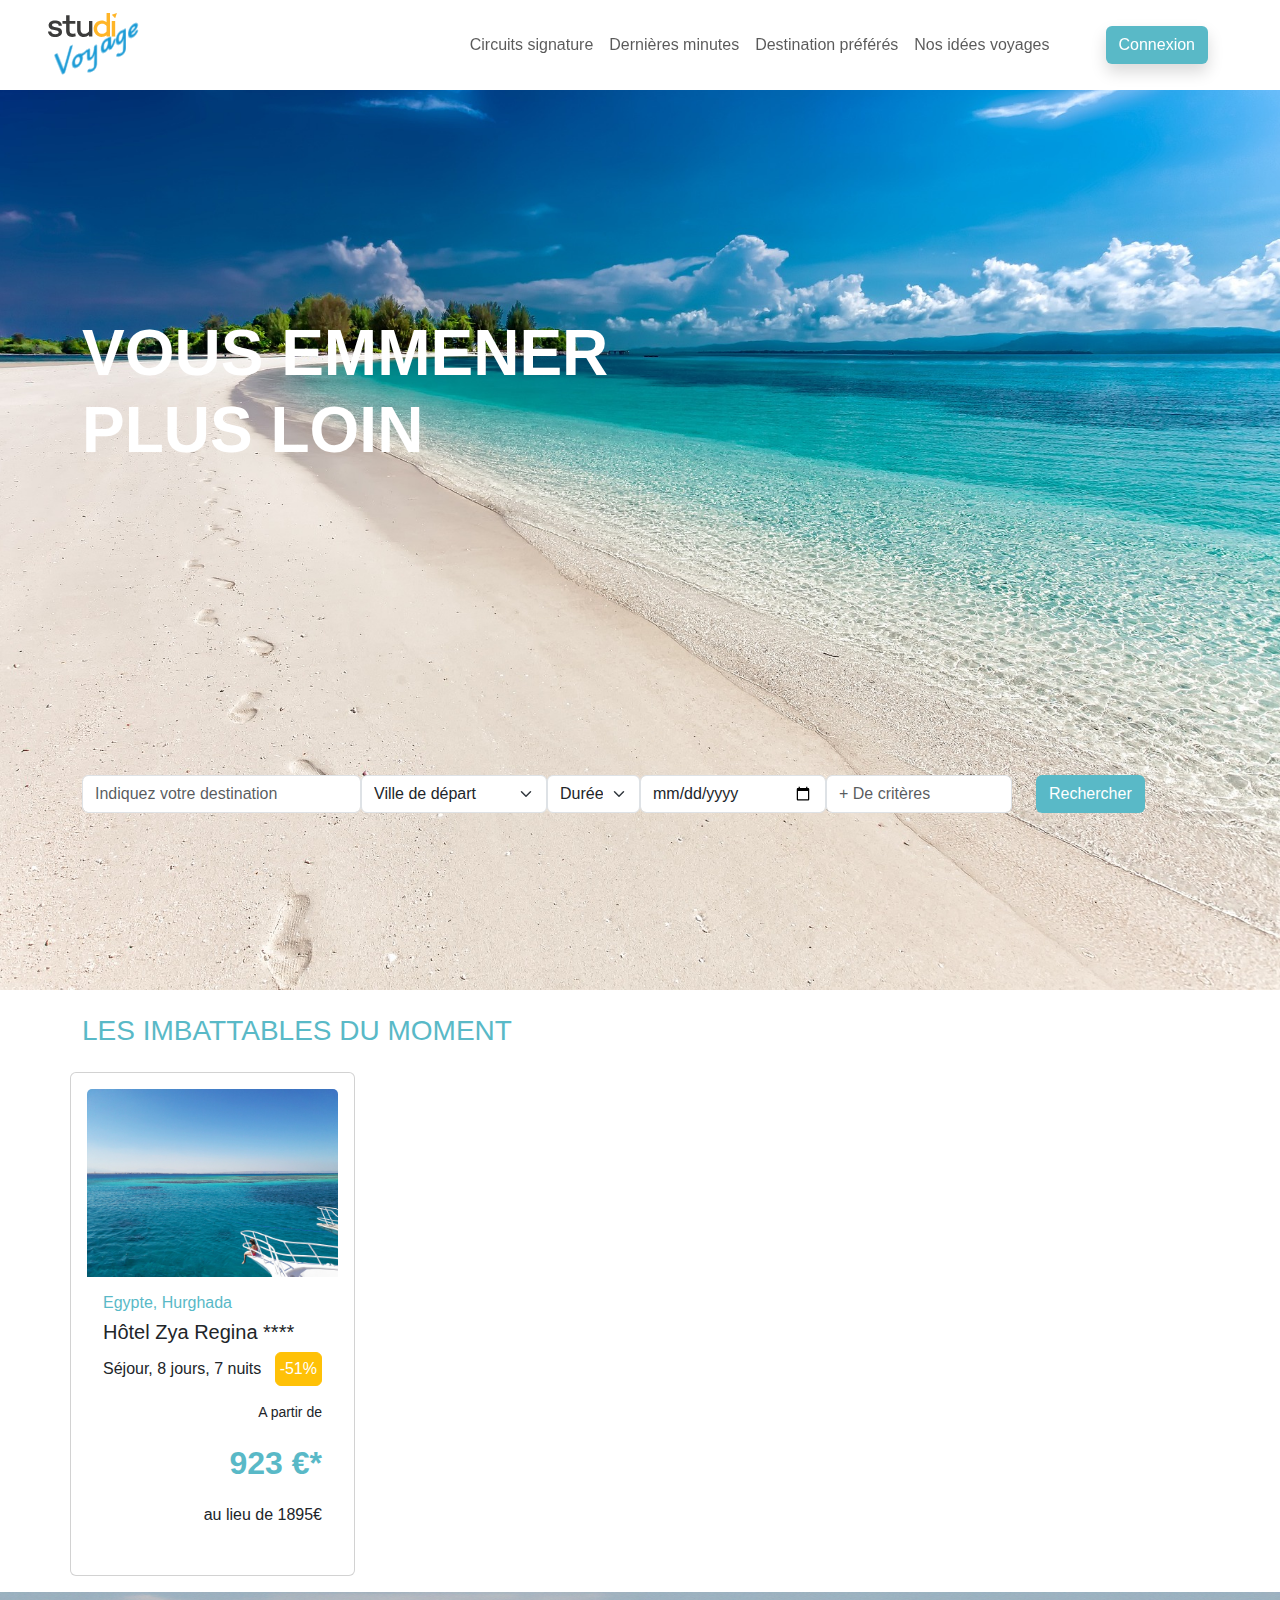
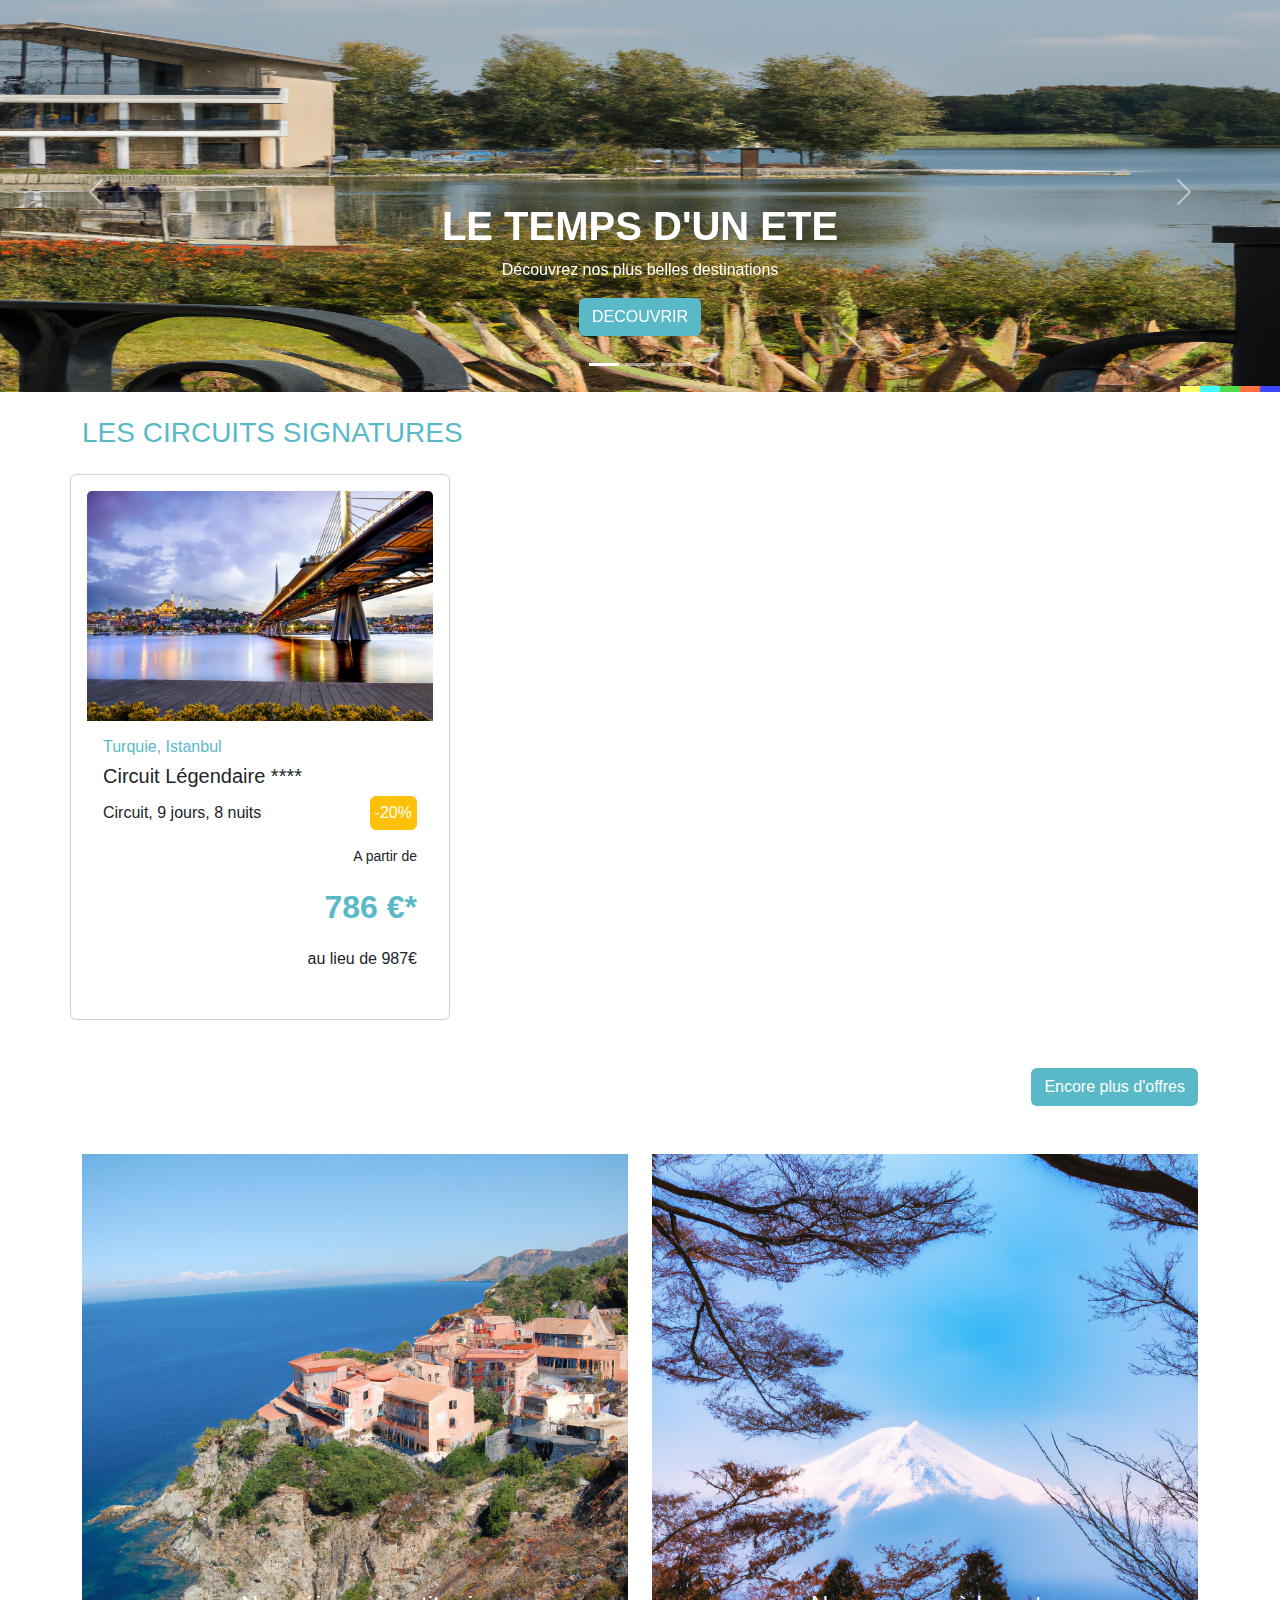
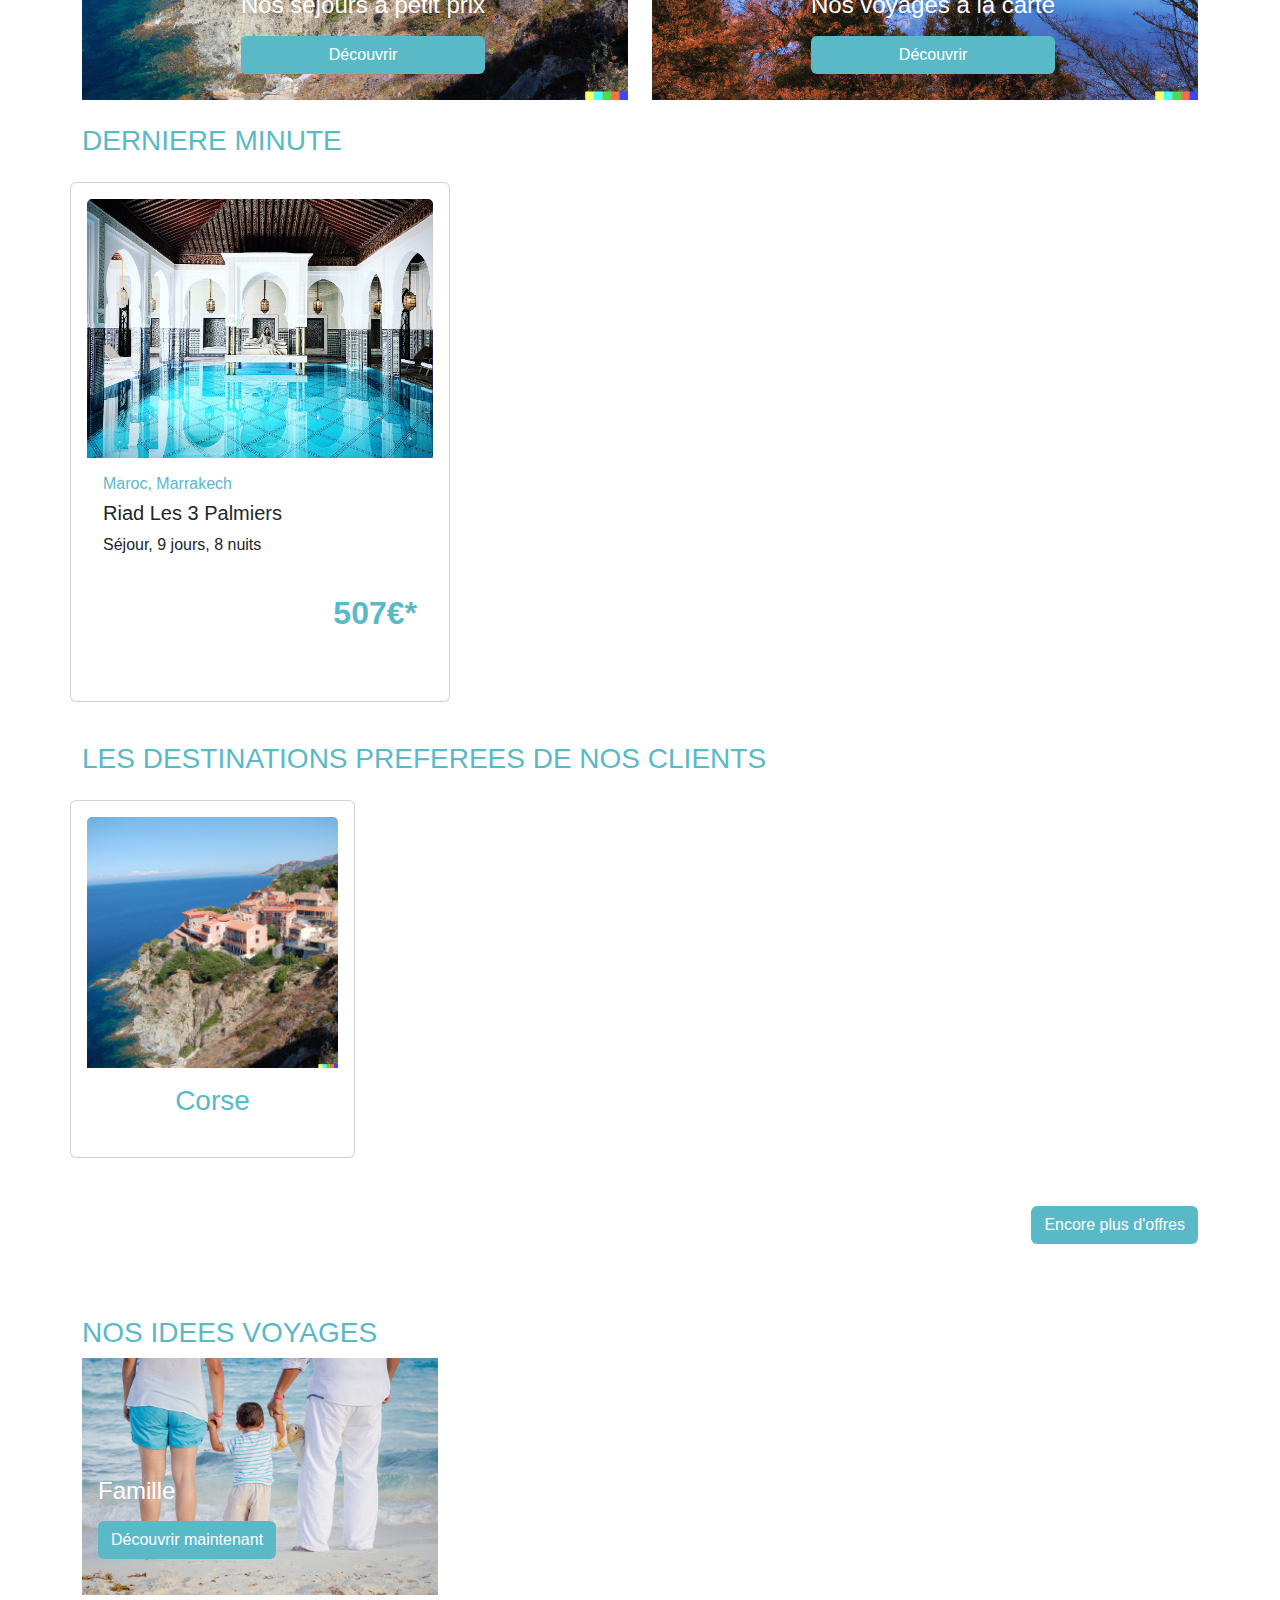
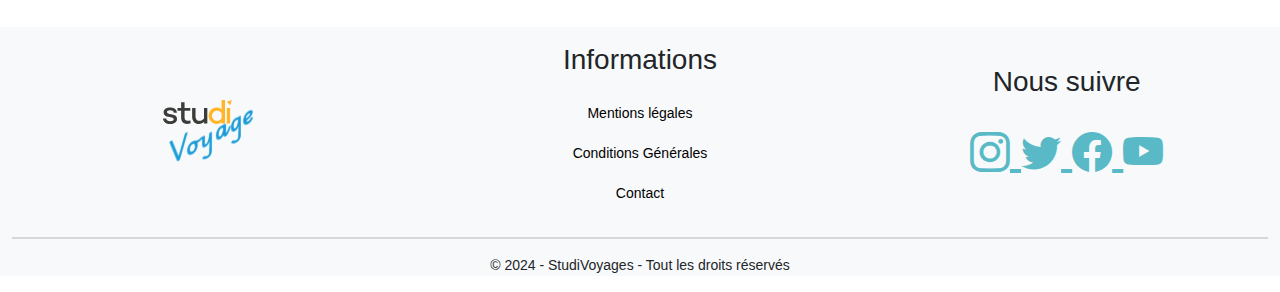
<file: index.html>
<!DOCTYPE html>
<html lang="fr">

<head>
    <meta charset="UTF-8">
    <meta name="viewport" content="width=device-width, initial-scale=1.0">
    <link href="https://cdn.jsdelivr.net/npm/bootstrap@5.3.3/dist/css/bootstrap.min.css" rel="stylesheet"
        integrity="sha384-QWTKZyjpPEjISv5WaRU9OFeRpok6YctnYmDr5pNlyT2bRjXh0JMhjY6hW+ALEwIH" crossorigin="anonymous">
    <link rel="stylesheet" href="https://cdn.jsdelivr.net/npm/bootstrap-icons@1.11.3/font/bootstrap-icons.min.css">
    <link rel="stylesheet" href="assets/css/style.css">
    <title>Accueil Studi Voyages</title>
</head>

<body>

    <header class="sticky-top bg-transparent">

        <!-- Navbar Sticky-top -->
        <nav class="navbar navbar-light navbar-expand-lg ps-5">
            <a href="index.html" class="navbar-brand">
                <img src="assets/images/Logo studi voyage.png" alt="Logo Studi Voyages">
            </a>
            <button type="button" data-bs-toggle="collapse" data-bs-target="#navbarNav" aria-controls="navbarNav"
                aria-expanded="false" aria-label="Toggle navigation" class="navbar-toggler me-5"><span
                    class="navbar-toggler-icon"></span></button>
            <div id="navbarNav" class="collapse navbar-collapse justify-content-end pe-5">
                <ul class="navbar-nav px-4">
                    <li class="nav-item"><a href="#circuits" class="nav-link">Circuits signature</a></li>
                    <li class="nav-item"><a href="#minutes" class="nav-link">Dernières minutes</a></li>
                    <li class="nav-item"><a href="#prefere" class="nav-link">Destination préférés</a></li>
                    <li class="nav-item"><a href="#idee" class="nav-link">Nos idées voyages</a></li>
                </ul>
                <div class="navbar-text px-4">
                    <a href="connexion.html" class="btn bg-perso text-white shadow">Connexion</a>
                </div>
            </div>
        </nav>

    </header>

    <main>

        <!-- Landing Page / Hero Desktop -->
        <section class="bg-hero vh-100 p-5">
            <div class="container h-100 d-flex flex-column justify-content-around">

                <h1 class="text-white display-3 fw-semibold my-5 w-50">VOUS EMMENER<br> PLUS LOIN</h1>
                <form action="">
                    <div class="row d-block d-flex g-0 gy-2">
                        <div class="col-sm-12 col-md-4 col-lg-3">
                            <input class="form-control" type="text" placeholder="Indiquez votre destination">
                        </div>
                        <div class="col-sm-12 col-lg-2">
                            <select class="form-select" name="ville" id="ville">
                                <option value="depart">Ville de départ</option>
                                <option value="paris">Paris</option>
                                <option value="nice">Nice</option>
                                <option value="marseille">Marseille</option>
                                <option value="lyon">Lyon</option>
                                <option value="toulouse">Toulouse</option>
                                <option value="sansTransport">Sans Transport</option>
                            </select>
                        </div>
                        <div class="col-sm-12 col-lg-1">
                            <select class="form-select" name="duree" id="duree">
                                <option value="none">Durée</option>
                                <option value="2">1 à 2 nuits</option>
                                <option value="6">3 à 6 nuits</option>
                                <option value="7">1 semaine</option>
                                <option value="8">Plus d'une semaine</option>
                            </select>
                        </div>
                        <div class="col-sm-12 col-lg-2">
                            <input class="form-control" type="date" placeholder="Date de départ">
                        </div>
                        <div class="col-sm-12 col-lg-2">
                            <input class="form-control" type="text" placeholder="+ De critères">
                        </div>
                        <div class="col-sm-12 col-lg-1 ms-lg-4">
                            <button class="btn bg-perso text-white" type="submit">Rechercher</button>
                        </div>
                    </div>
                </form>
            </div>
        </section>

        <!-- Section Les imbattables-->
        <section class="container">
            <div class="row">
                <h3 class="color-perso mt-4">LES IMBATTABLES DU MOMENT</h3>
                <div class="card col-sm-12 col-md-6 col-lg-3 p-3 mt-3 mb-3">
                    <img src="assets/images/egypte.jpg" class="card-img-top" alt="...">

                    <a class="card-body text-decoration-none d-flex flex-column" href="">
                        <h5 class="h6 card-title color-perso">Egypte, Hurghada</h5>
                        <h6 class="h5">Hôtel Zya Regina ****</h6>
                        <div class="d-flex justify-content-between">
                            <p class="fw-lighter card-text align-self-center">Séjour, 8 jours, 7 nuits </p>
                            <p class="btn btn-warning text-white p-1">-51%</p>
                        </div>
                        <div class="align-self-end m-0 p-O d-flex flex-column">
                            <p class="small align-self-end">A partir de</p>
                            <p class=" fs-2 color-perso fw-semibold align-self-end">923 €*</p>
                            <p class="align-self-end">au lieu de 1895€</p>
                        </div>

                    </a>
                </div>
            </div>

        </section>

        <!-- Section Caroussel -->

        <section class="container-fluid p-0">
            <div id="carouselExampleCaptions" class="carousel slide" data-bs-ride="carousel">
                <div class="carousel-indicators">
                    <button type="button" data-bs-target="#carouselExampleCaptions" data-bs-slide-to="0" class="active"
                        aria-current="true" aria-label="Slide 1"></button>
                    <button type="button" data-bs-target="#carouselExampleCaptions" data-bs-slide-to="1"
                        aria-label="Slide 2"></button>
                    <button type="button" data-bs-target="#carouselExampleCaptions" data-bs-slide-to="2"
                        aria-label="Slide 3"></button>
                </div>
                <div class="carousel-inner">
                    <div class="carousel-item active">
                        <img src="assets/images/caroussel/firstSlide.png" class="d-block w-100 img-carousel" alt="...">
                        <div class="carousel-caption d-none d-md-block">
                            <h5 class="h1 fw-semibold">LE TEMPS D'UN ETE</h5>
                            <p>Découvrez nos plus belles destinations</p>
                            <p class="btn bg-perso text-white">DECOUVRIR</p>
                        </div>
                    </div>
                    <div class="carousel-item">
                        <img src="assets/images/caroussel/secondSlide.png" class="d-block w-100 img-carousel" alt="...">
                        <div class="carousel-caption d-none d-md-block">
                            <h5 class="h1 fw-semibold">SEJOURS TOUT COMPRIS</h5>
                            <p>Le bonheur commence ici</p>
                            <p class="btn bg-perso text-white">DECOUVRIR</p>
                        </div>
                    </div>
                    <div class="carousel-item">
                        <img src="assets/images/caroussel/thirdSlide.png" class="d-block w-100 img-carousel" alt="...">
                        <div class="carousel-caption d-none d-md-block">
                            <h5 class="h1 fw-semibold">DERNIERES MINUTES</h5>
                            <p>Partez le coeur léger</p>
                            <p class="btn bg-perso text-white">DECOUVRIR</p>
                        </div>
                    </div>
                </div>
                <button class="carousel-control-prev" type="button" data-bs-target="#carouselExampleCaptions"
                    data-bs-slide="prev">
                    <span class="carousel-control-prev-icon" aria-hidden="true"></span>
                    <span class="visually-hidden">Previous</span>
                </button>
                <button class="carousel-control-next" type="button" data-bs-target="#carouselExampleCaptions"
                    data-bs-slide="next">
                    <span class="carousel-control-next-icon" aria-hidden="true"></span>
                    <span class="visually-hidden">Next</span>
                </button>
            </div>
        </section>

        <!-- Section Circuits signatures-->
        <section class="container" id="circuits">
            <div class="row">
                <h3 class="color-perso mt-4">LES CIRCUITS SIGNATURES</h3>
                <div class="card col-sm-12 col-md-6 col-lg-4 p-3 mt-3 mb-5">
                    <img src="assets/images/turquie.jpg" class="card-img-top" alt="...">

                    <a class="card-body text-decoration-none d-flex flex-column" href="">
                        <h5 class="h6 card-title color-perso">Turquie, Istanbul</h5>
                        <h6 class="h5">Circuit Légendaire ****</h6>
                        <div class="d-flex justify-content-between">
                            <p class="fw-lighter card-text align-self-center">Circuit, 9 jours, 8 nuits </p>
                            <p class="btn btn-warning text-white p-1">-20%</p>
                        </div>
                        <div class="align-self-end m-0 p-O d-flex flex-column">
                            <p class="small align-self-end">A partir de</p>
                            <p class=" fs-2 color-perso fw-semibold align-self-end">786 €*</p>
                            <p class="align-self-end">au lieu de 987€</p>
                        </div>
                    </a>
                </div>
            </div>
            <div class="d-flex justify-content-end mb-5">
                <button class="btn bg-perso text-white ">Encore plus d'offres</button>
            </div>


        </section>

        <!-- Section 2 blocs promos -->

        <section>

            <div class="container">
                <div class="row">
                    <div class="car col-sm-12 col-md-6 position-relative">
                        <img src="assets/images/imbattables/corse.png" class="card-img-top" alt="...">
                        <a class="card-body text-decoration-none d-flex flex-column position-absolute p-promo" href="">
                            <h4 class="text-white mb-3">Nos séjours à petit prix</h4>
                            <button class="btn bg-perso text-white">Découvrir</button>
                        </a>
                    </div>
                    <div class="car col-sm-12 col-md-6 position-relative">
                        <img src="assets/images/fuji.png" class="card-img-top" alt="...">
                        <a class="card-body text-decoration-none d-flex flex-column position-absolute p-promo" href="">
                            <h4 class="text-white mb-3">Nos voyages à la carte</h4>
                            <button class="btn bg-perso text-white">Découvrir</button>
                        </a>
                    </div>
                </div>
            </div>

        </section>

        <!-- Section Dernières minutes-->
        <section class="container" id="minutes">
            <div class="row">
                <h3 class="color-perso mt-4">DERNIERE MINUTE</h3>
                <div class="card col-sm-12 col-md-6 col-lg-4 p-3 mt-3 mb-3">
                    <img src="assets/images/marrakech.jpg" class="card-img-top" alt="...">

                    <a class="card-body text-decoration-none d-flex flex-column" href="">
                        <h5 class="h6 card-title color-perso">Maroc, Marrakech</h5>
                        <h6 class="h5">Riad Les 3 Palmiers</h6>
                        <div class="d-flex justify-content-between">
                            <p class="fw-lighter card-text align-self-center">Séjour, 9 jours, 8 nuits </p>
                            <p class=" text-white p-1"></p>
                        </div>
                        <div class="align-self-end m-0 p-O d-flex flex-column">
                            <p class="small align-self-end"></p>
                            <p class=" fs-2 color-perso fw-semibold align-self-end">507€*</p>
                            <p class="align-self-end"></p>
                        </div>
                    </a>
                </div>
            </div>
        </section>

        <!-- Section Destinations préférées de nos clients-->
        <section class="container" id="prefere">
            <div class="row">
                <h3 class="color-perso mt-4">LES DESTINATIONS PREFEREES DE NOS CLIENTS</h3>
                <div class="card col-sm-12 col-md-4 col-lg-3 p-3 mt-3 mb-5">
                    <img src="assets/images/imbattables/corse.png" class="card-img-top" alt="...">

                    <a class="card-body text-decoration-none d-flex flex-column" href="">
                        <div class="d-flex justify-content-center">
                            <h5 class="h3 card-title color-perso">Corse</h5>
                        </div>
                    </a>
                </div>
            </div>
            <div class="d-flex justify-content-end mb-5">
                <button class="btn bg-perso text-white ">Encore plus d'offres</button>
            </div>


        </section>


        <!-- Section Idées Voyages -->
        <section>

            <div class="container mb-5" id="idee">
                <div class="row">
                    <h3 class="color-perso mt-4">NOS IDEES VOYAGES</h3>
                    <div class="car col-sm-12 col-md-4 position-relative">
                        <img src="assets/images/vac-famille.jpg" class="card-img-top" alt="...">
                        <a class="card-body text-decoration-none d-flex flex-column position-absolute top-50 ms-3"
                            href="">
                            <h4 class="text-white mb-3">Famille</h4>
                            <button class="btn bg-perso text-white">Découvrir maintenant</button>
                        </a>
                    </div>
                </div>
            </div>

        </section>


    </main>

    <footer>
        <div class="container-fluid bg-light">
            <div class="row gy-3 d-flex align-items-center">
                <div class="col-md-4 text-center">
                    <img class="img-fluid" src="assets/images/Logo studi voyage.png" alt="">
                </div>
                <div class="col-md-4 text-center">
                    <h3 class="pb-3 logo-color ">Informations</h3>
                    <p><a class="text-decoration-none small text-black" href="#">Mentions légales</a></p>
                    <p><a class="text-decoration-none small text-black" href="#">Conditions Générales</a></p>
                    <p><a class="text-decoration-none small text-black" href="#">Contact</a></p>
                </div>
                <div class="col-md-4 text-center">
                    <h3 class="pb-3 logo-color">Nous suivre</h3>
                    <p class="fs-1 text-center">
                        <a class="color-perso" href="#">
                            <i class="bi bi-instagram"></i>
                        </a>
                        <a class="color-perso" href="#">
                            <i class="bi bi-twitter"></i>
                        </a>
                        <a class="color-perso" href="#">
                            <i class="bi bi-facebook"></i>
                        </a>
                        <a class="color-perso" href="#">
                            <i class="bi bi-youtube"></i>
                        </a>
                    </p>
                </div>
            </div>
            <hr class="border border-secondary">
            <p class="text-center small">&copy; 2024 - StudiVoyages - Tout les droits réservés</p>
        </div>
    </footer>

    <script src="https://cdn.jsdelivr.net/npm/bootstrap@5.3.3/dist/js/bootstrap.bundle.min.js"
        integrity="sha384-YvpcrYf0tY3lHB60NNkmXc5s9fDVZLESaAA55NDzOxhy9GkcIdslK1eN7N6jIeHz"
        crossorigin="anonymous"></script>

</body>

</html>
</file>
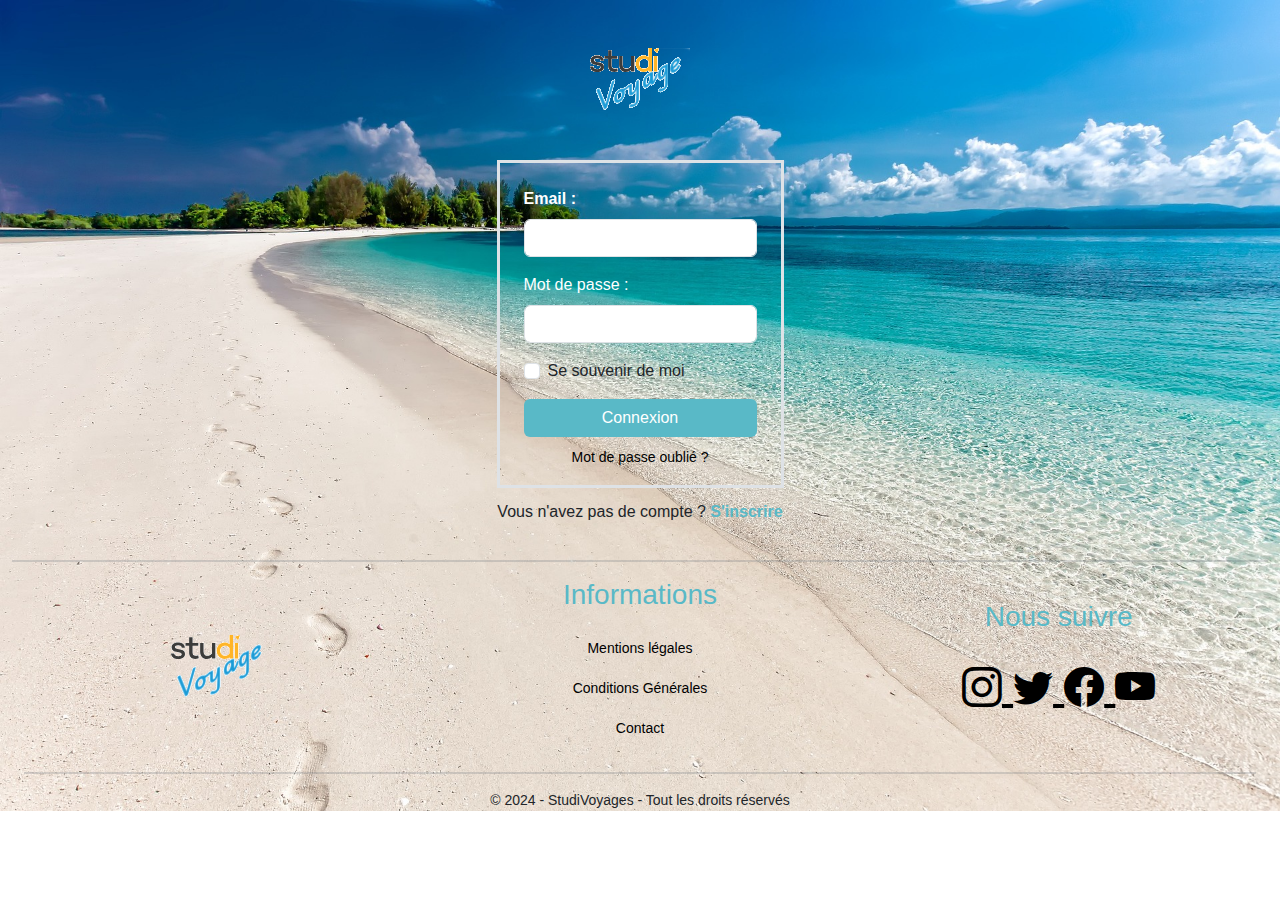
<file: connexion.html>
<!DOCTYPE html>
<html lang="en">

<head>
    <meta charset="UTF-8">
    <meta name="viewport" content="width=device-width, initial-scale=1.0">
    <link href="https://cdn.jsdelivr.net/npm/bootstrap@5.3.3/dist/css/bootstrap.min.css" rel="stylesheet"
        integrity="sha384-QWTKZyjpPEjISv5WaRU9OFeRpok6YctnYmDr5pNlyT2bRjXh0JMhjY6hW+ALEwIH" crossorigin="anonymous">
    <link rel="stylesheet" href="https://cdn.jsdelivr.net/npm/bootstrap-icons@1.11.3/font/bootstrap-icons.min.css">
    <link rel="stylesheet" href="assets/css/style.css">
    <title>Connexion - StudiVoyages</title>
</head>

<body>
    <div class="container-fluid bg-connexion w-100 h-100">
        <div class="d-flex justify-content-center p-5">
            <img class="" src="assets/images/Logo studi voyage.png" alt="Logo StudiVoyages">
        </div>
        <div class="container d-flex justify-content-center">
            <form class="d-flex flex-column justify-content-center p-4 pb-0 mb-2 border border-3">
                <div class="mb-3 col-sm-12 col-md-12 col-lg-12">
                    <label for="exampleInputEmail1" class="form-label fw-bold text-white">Email : </label>
                    <input type="email" class="form-control" id="exampleInputEmail1" aria-describedby="emailHelp">
                </div>
                <div class="mb-3 col-sm-12 col-md-12 col-lg-12">
                    <label for="exampleInputPassword1" class="form-label text-white">Mot de passe : </label>
                    <input type="password" class="form-control" id="exampleInputPassword1">
                </div>
                <div class="mb-3 form-check col-sm-12 col-md-12 col-lg-12">
                    <input type="checkbox" class="form-check-input" id="exampleCheck1">
                    <label class="form-check-label" for="exampleCheck1">Se souvenir de moi</label>
                </div>
                <button type="submit" class="btn bg-perso text-white col-sm-12 col-md-12 col-lg-12">Connexion</button>
                <div class="d-flex justify-content-center mt-2">
                    <p><a class="text-decoration-none text-black small" href="">Mot de passe oublié ?</a></p>
                </div>

            </form>
        </div>
        <div class=" container-fluid d-flex justify-content-center col-sm-12 col-md-12 col-lg-12 w-50">
            <p class=" px-5 py-1">Vous n'avez pas de compte ? <a class="text-decoration-none color-perso fw-bold"
                    href="">S'inscrire</a></p>
        </div>
        <footer>
            <hr class="border border-secondary">
            <div class="container-fluid">
                <div class="row gy-3 d-flex align-items-center">
                    <div class="col-md-4 text-center">
                        <img class="img-fluid" src="assets/images/Logo studi voyage.png" alt="">
                    </div>
                    <div class="col-md-4 text-center">
                        <h3 class="pb-3 logo-color color-perso">Informations</h3>
                        <p><a class="text-decoration-none small text-black" href="#">Mentions légales</a></p>
                        <p><a class="text-decoration-none small text-black" href="#">Conditions Générales</a></p>
                        <p><a class="text-decoration-none small text-black" href="#">Contact</a></p>
                    </div>
                    <div class="col-md-4 text-center">
                        <h3 class="pb-3 logo-color color-perso">Nous suivre</h3>
                        <p class="fs-1 text-center">
                            <a class="text-black" href="#">
                                <i class="bi bi-instagram"></i>
                            </a>
                            <a class="text-black" href="#">
                                <i class="bi bi-twitter"></i>
                            </a>
                            <a class="text-black" href="#">
                                <i class="bi bi-facebook"></i>
                            </a>
                            <a class="text-black" href="#">
                                <i class="bi bi-youtube"></i>
                            </a>
                        </p>
                    </div>
                </div>
                <hr class="border border-secondary">
                <p class="text-center small">&copy; 2024 - StudiVoyages - Tout les droits réservés</p>
            </div>
        </footer>
    </div>

    <script src="https://cdn.jsdelivr.net/npm/bootstrap@5.3.3/dist/js/bootstrap.bundle.min.js"
        integrity="sha384-YvpcrYf0tY3lHB60NNkmXc5s9fDVZLESaAA55NDzOxhy9GkcIdslK1eN7N6jIeHz"
        crossorigin="anonymous"></script>
</body>

</html>
</file>
<file: assets/css/style.css>
body {
  font-family: sans-serif;
}

.bg-hero {
  background-position: center center;
  background-size: cover;
  background-image: url("../images/bg-connexion.jpg");
}

:root {
    --bs-primary : #59B9C7;
}

.bg-perso {
    background-color: var(--bs-primary) !important;
}

.color-perso {
    color: var(--bs-primary) !important;
}

/* Image Carousel*/

.img-carousel {
  position: center;
  size: cover;
  height: 400px;
}

.bg-pub {
  background-position: center center;
  background-size: cover;
  background-image: url("../images/landingPageDesktop.png");  
}

.bg-pub2 {
  background-position: center center;
  background-size: cover;
  background-image: url("../images/landingPageDesktop.png");
}

.p-promo {
  top: 80% !important;
  left: 30% !important;
}

.bg-connexion {
  background-position: center center;
  background-size: cover;
  background-image: url("../images/bg-connexion.jpg");
}
</file>
